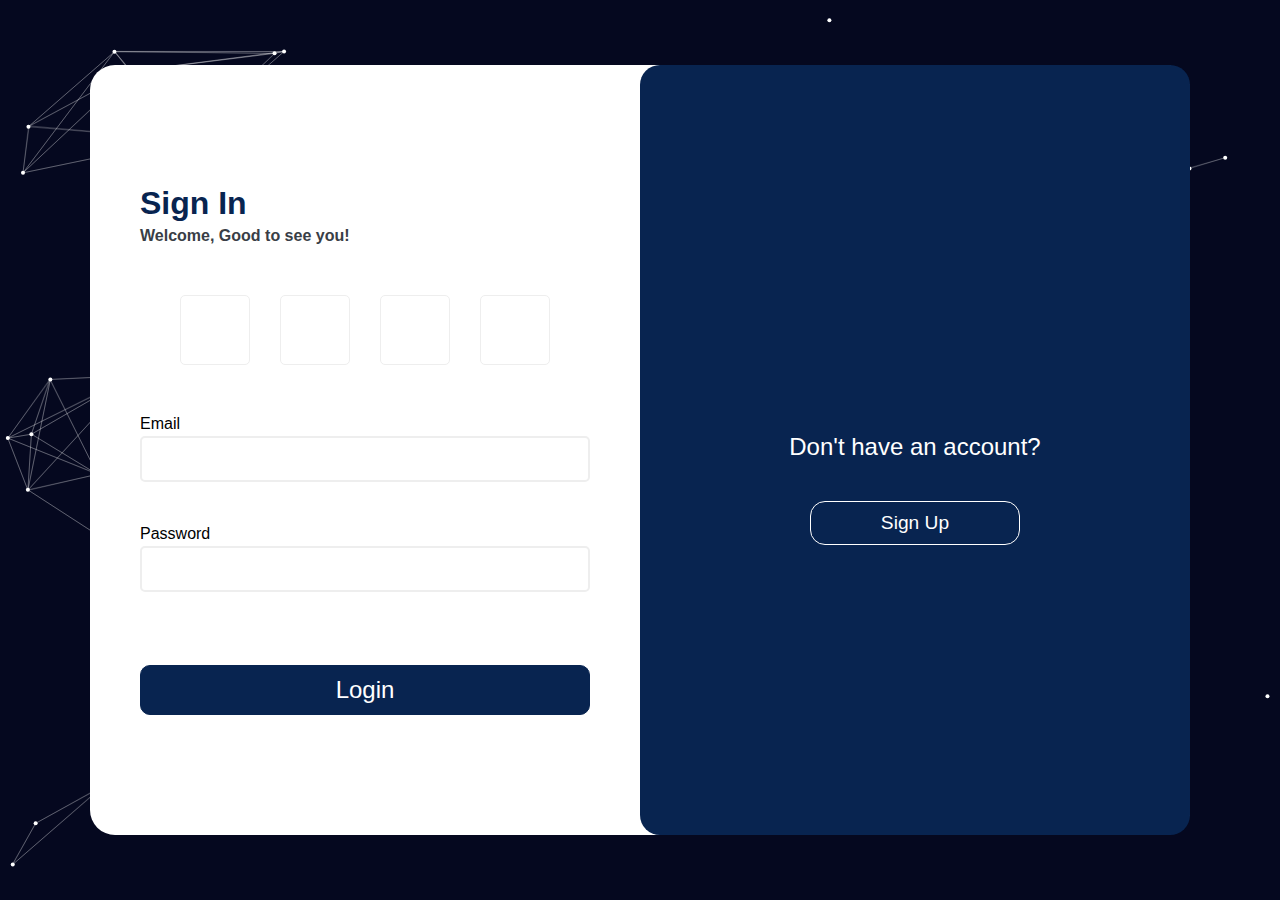
<file: index.html>
!DOCTYPE HTML PUBLIC "-//W3C//DTD HTML 4.0 Transitional//EN">
<html>
    <head>
        <title>Redirecting</title>
        <meta http-equiv="refresh" content="0; url=login/index.html">
    </head>
    <body>
        <center>
            Redirecting to the real root folder.
        </center>
    </body>
</html>
</file>
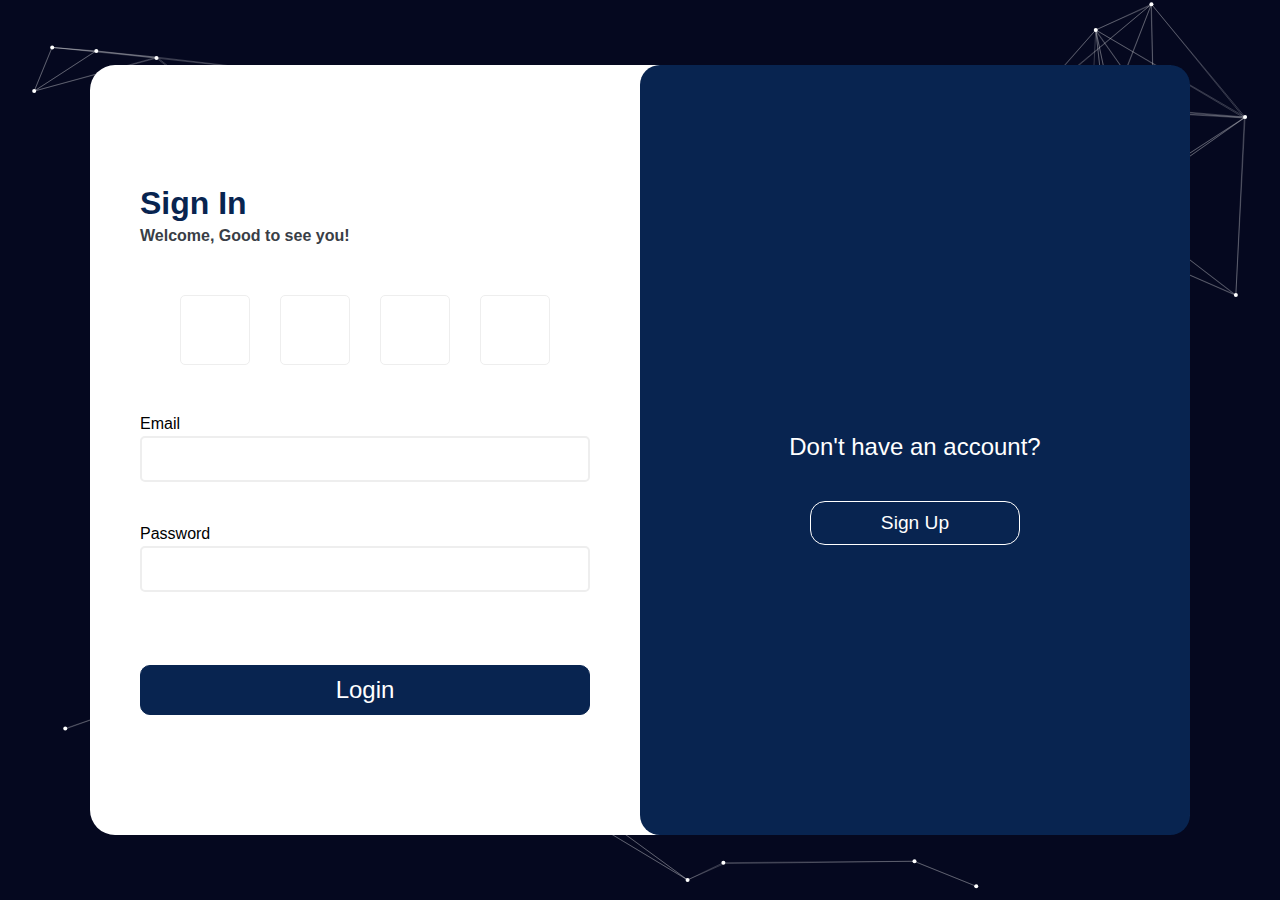
<file: login/index.html>
<!DOCTYPE html>
<html lang="en">
<head>
    <meta charset="UTF-8"/>
    <meta name="viewport"
          content="width=device-width, user-scalable=no, initial-scale=1.0, maximum-scale=1.0, minimum-scale=1.0">
    <link rel="stylesheet" href="style.css"/>
    <link
            rel="stylesheet"
            href="https://cdnjs.cloudflare.com/ajax/libs/font-awesome/6.6.0/css/all.min.css"
            integrity="sha512-Kc323vGBEqzTmouAECnVceyQqyqdsSiqLQISBL29aUW4U/M7pSPA/gEUZQqv1cwx4OnYxTxve5UMg5GT6L4JJg=="
            crossorigin="anonymous"
            referrerpolicy="no-referrer"
    />
    <meta name="viewport" content="width=device-width, initial-scale=1.0"/>
    <title>Hello</title>
</head>
<body>
<canvas id="floatingBalls"></canvas>

<div id="wrapper">
    <div id="total-wrapper">
        <div id="cover" class="right">
            <h1 id="transition-head">Hello!</h1>
            <h2 id="transition-body">Don't have an account?</h2>
            <button id="transition-button">Sign Up</button>
        </div>

        <div id="responsive-div">
            <button id="responsive-login" class="active">Sign In</button>
            <button id="responsive-sign">Sign Up</button>
        </div>

        <div id="login-wrapper" class="login-wrapper">
            <div class="section top-section">
                <h1>Sign In</h1>
                <h4>Welcome, Good to see you!</h4>
            </div>

            <div class="contacts-wrapper">
                <a href="#"
                >
                    <div class="contacts"><i class="fa-brands fa-google"></i></div
                    >
                </a>
                <a href="#"
                >
                    <div class="contacts"><i class="fa-brands fa-github"></i></div
                    >
                </a>
                <a href="#"
                >
                    <div class="contacts">
                        <i class="fa-brands fa-facebook-f"></i></div
                    >
                </a>
                <a href="#"
                >
                    <div class="contacts">
                        <i class="fa-brands fa-linkedin-in"></i></div
                    >
                </a>
            </div>

            <div class="section login-section">
                <div class="section input-section">
                    <label for="login-email-input">Email </label>
                    <input type="email" id="login-email-input"/>
                    <p class="error"></p>
                </div>

                <div class="section input-section">
                    <label for="login-password-input">Password</label>
                    <input type="password" id="login-password-input"/>
                    <p class="error"></p>
                </div>
            </div>

            <div id="login-button-wrapper">
                <button id="login-button" class="buttons">Login</button>
                <p class="error" id="login-error"></p>
            </div>
        </div>

        <div id="signIn-Wrapper" class="login-wrapper">
            <div class="section top-section">
                <h1>Create an account</h1>
                <h4>Welcome, Good to see you!</h4>
            </div>

            <div class="contacts-wrapper">
                <a href="#"
                >
                    <div class="contacts"><i class="fa-brands fa-google"></i></div
                    >
                </a>
                <a href="#"
                >
                    <div class="contacts"><i class="fa-brands fa-github"></i></div
                    >
                </a>
                <a href="#"
                >
                    <div class="contacts">
                        <i class="fa-brands fa-facebook-f"></i></div
                    >
                </a>
                <a href="#"
                >
                    <div class="contacts">
                        <i class="fa-brands fa-linkedin-in"></i></div
                    >
                </a>
            </div>

            <div class="section login-section">
                <div class="section input-section">
                    <label for="sign-name-input">Name</label>
                    <input type="text" id="sign-name-input"/>
                    <p class="error"></p>
                </div>

                <div class="section input-section">
                    <label for="sign-email-input">Email</label>
                    <input type="email" id="sign-email-input"/>
                    <p class="error"></p>
                </div>

                <div class="section input-section">
                    <label for="sign-password-input">Password</label>
                    <input type="password" id="sign-password-input"/>
                    <p class="error"></p>
                </div>

                <!--                    <div class="section input-section">-->
                <!--                        <label for="sign-image-input">Image</label>-->
                <!--                        <input type="image" id="sign-image-input">-->
                <!--                        <p class="error"></p>-->
                <!--                    </div>-->
            </div>

            <button id="sign-button" class="buttons">Sign Up</button>
            <p class="error"></p>
        </div>
    </div>
</div>

<script src="script.js" type="module"></script>
<script src="./background/background.js" type="module"></script>
</body>
</html>
</file>
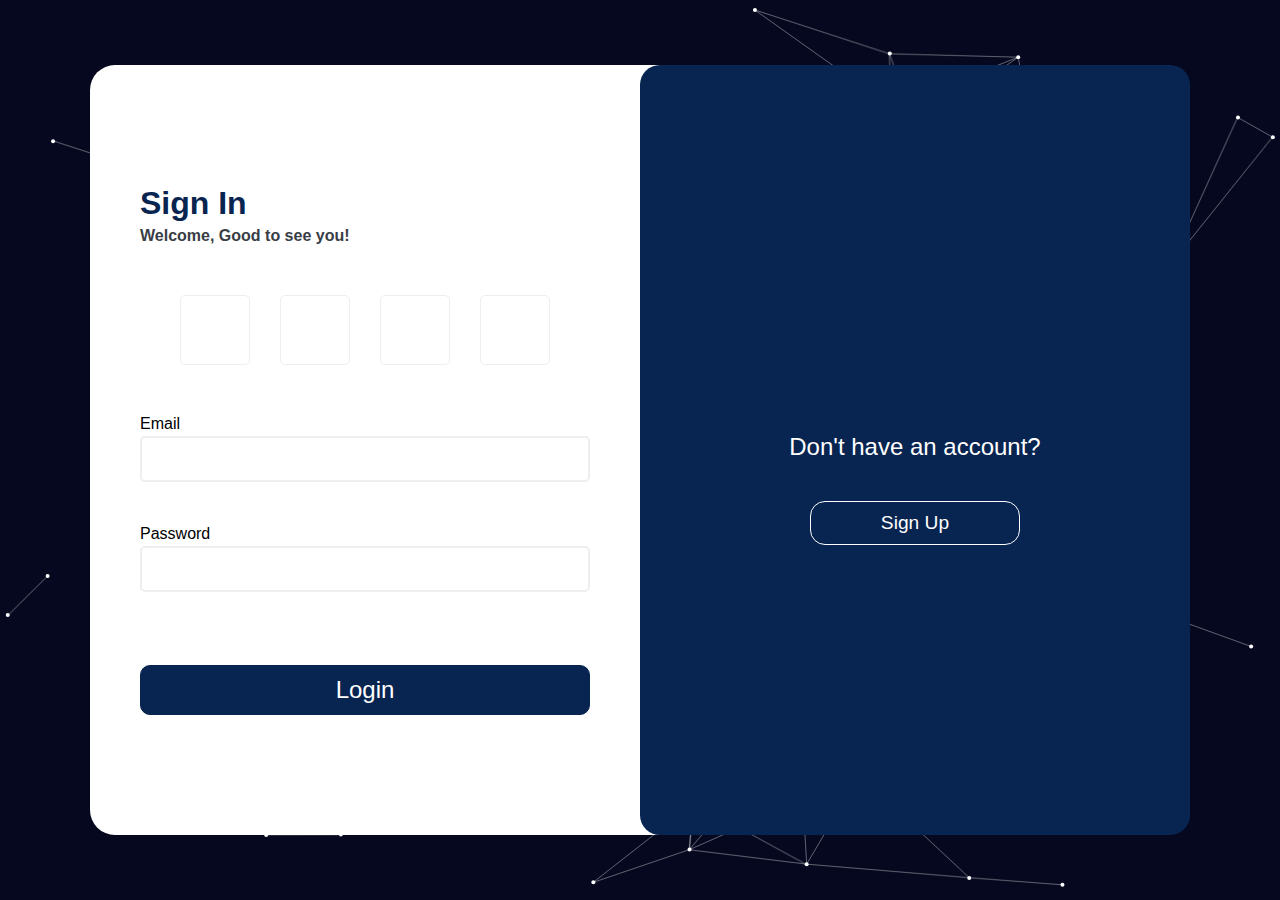
<file: exam-page/examPage.html>
<!DOCTYPE html>
<html lang="en">
  <head>
    <meta charset="UTF-8" />
    <meta
      name="viewport"
      content="width=device-width, user-scalable=no, initial-scale=1.0, maximum-scale=1.0, minimum-scale=1.0"
    />
    <meta http-equiv="X-UA-Compatible" content="ie=edge" />
    <link
      rel="stylesheet"
      href="https://cdnjs.cloudflare.com/ajax/libs/font-awesome/6.6.0/css/all.min.css"
      integrity="sha512-Kc323vGBEqzTmouAECnVceyQqyqdsSiqLQISBL29aUW4U/M7pSPA/gEUZQqv1cwx4OnYxTxve5UMg5GT6L4JJg=="
      crossorigin="anonymous"
      referrerpolicy="no-referrer"
    />
    <link rel="preconnect" href="https://fonts.googleapis.com" />
    <link rel="preconnect" href="https://fonts.gstatic.com" crossorigin />
    <link
      href="https://fonts.googleapis.com/css2?family=Inter:wght@100..900&display=swap"
      rel="stylesheet"
    />
    <link rel="stylesheet" href="examStyle.css" />
    <title>Document</title>
  </head>
  <body>
    <div id="wrapper">
      <div id="container">
        <div id="top-container">
          <div id="top-container-content">
            <div id="user-image-container" class="no-image">
              <h1 class=""><i class="fa-solid fa-user"></i></h1>
            </div>

            <p id="user-name"></p>
          </div>

          <button id="logout-button">Logout</button>

          <input type="checkbox" id="menu-button" class="display-none" />
          <label id="menu-button-label" for="menu-button"
            ><i class="fa-solid fa-bars"></i
          ></label>
        </div>

        <div id="exam-question-container">
          <div id="exam-container">
            <div id="exam-timer-container">
              <h1><i class="fa-regular fa-clock"></i></h1>
              <div id="exam-timer-contents">
                <p id="time-remaining-text">Time remaining</p>
                <p id="exam-time"></p>
              </div>

              <div id="score-container" class="display-none">
                <p>
                  <i class="fa-regular fa-clipboard"></i> Score :
                  <span id="score-span"></span>/<span
                    id="total-score-span"
                  ></span>
                </p>
              </div>
            </div>

            <div id="question-container">
              <h2 class="color-blue"></h2>
              <p></p>
            </div>

            <div id="choices-container">
              <div class="choice">
                <h2 class="color-blue">A.</h2>
                <p id="choice-1"></p>
                <div class="choices-icons display-none">
                  <i class="fa-solid fa-circle-check"></i>
                </div>
                <div class="choices-icons display-none">
                  <i class="fa-solid fa-circle-xmark"></i>
                </div>
              </div>
              <div class="choice">
                <h2 class="color-blue">B.</h2>
                <p id="choice-2"></p>
                <div class="choices-icons display-none">
                  <i class="fa-solid fa-circle-check"></i>
                </div>
                <div class="choices-icons display-none">
                  <i class="fa-solid fa-circle-xmark"></i>
                </div>
              </div>
              <div class="choice">
                <h2 class="color-blue">C.</h2>
                <p id="choice-3"></p>
                <div class="choices-icons display-none">
                  <i class="fa-solid fa-circle-check"></i>
                </div>
                <div class="choices-icons display-none">
                  <i class="fa-solid fa-circle-xmark"></i>
                </div>
              </div>
              <div class="choice">
                <h2 class="color-blue">D.</h2>
                <p id="choice-4"></p>
                <div class="choices-icons display-none">
                  <i class="fa-solid fa-circle-check"></i>
                </div>
                <div class="choices-icons display-none">
                  <i class="fa-solid fa-circle-xmark"></i>
                </div>
              </div>
            </div>

            <div id="exam-buttons-container">
              <button
                id="previous-button"
                class="move-question-button disabled"
              >
                <i class="fa-solid fa-arrow-left"></i> <span>Previous</span>
              </button>
              <button id="flag-button">
                <i class="fa-solid fa-flag"></i> Flag question
              </button>
              <button id="next-button" class="move-question-button">
                Next <i class="fa-solid fa-arrow-right"></i>
              </button>
            </div>
          </div>

          <div id="questions-container">
            <div id="question-container-content">
              <h1><i class="fa-solid fa-circle-question"></i> Questions</h1>

              <div id="questions-number-container"></div>
            </div>

            <button class="disabled" id="submit-button">Submit</button>
          </div>
        </div>
      </div>
    </div>

    <script src="examScript.js"></script>
  </body>
</html>
</file>
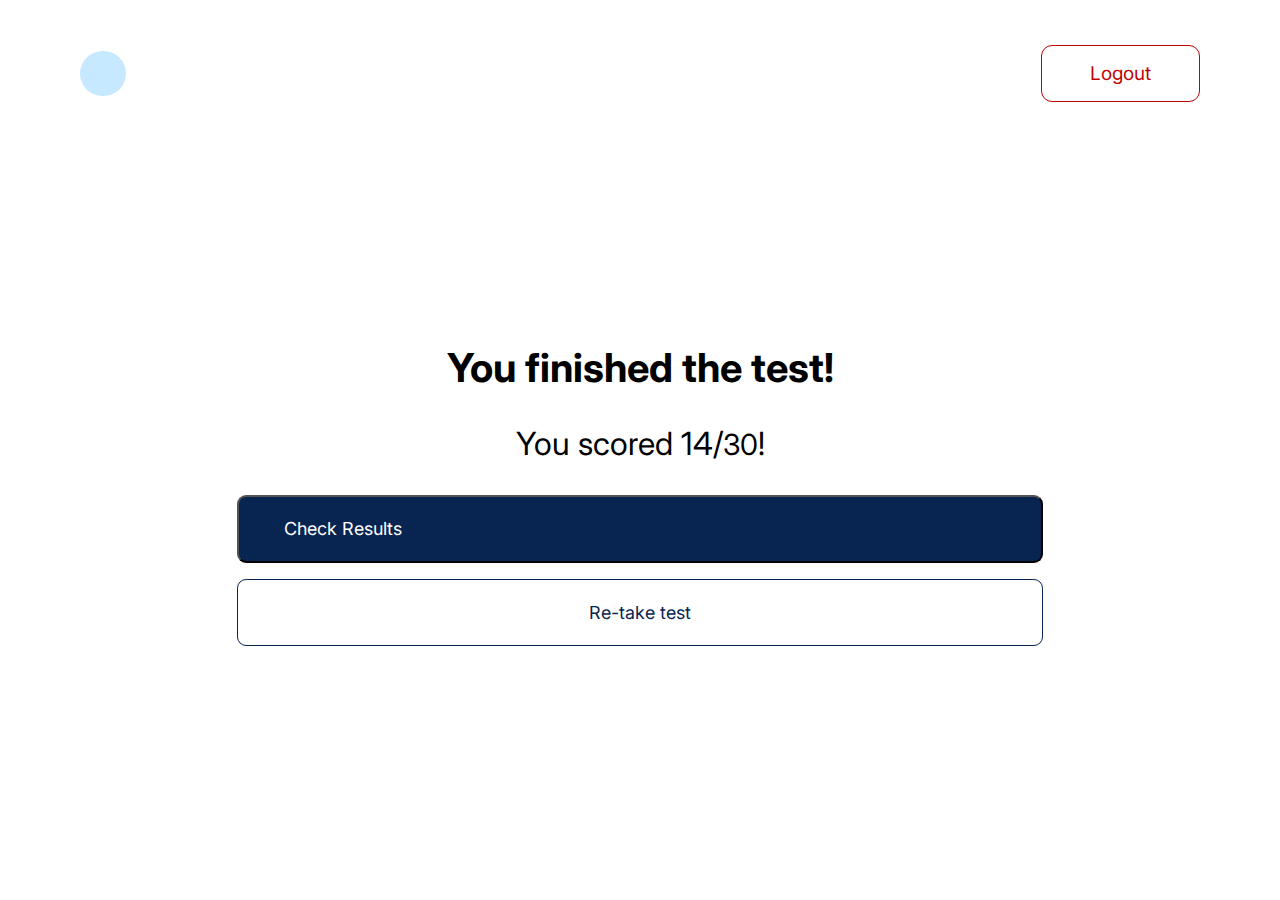
<file: finish-page/finishPage.html>
<!DOCTYPE html>
<html lang="en">
  <head>
    <meta charset="UTF-8" />
    <meta
      name="viewport"
      content="width=device-width, user-scalable=no, initial-scale=1.0, maximum-scale=1.0, minimum-scale=1.0"
    />
    <meta http-equiv="X-UA-Compatible" content="ie=edge" />
    <link
      rel="stylesheet"
      href="https://cdnjs.cloudflare.com/ajax/libs/font-awesome/6.6.0/css/all.min.css"
      integrity="sha512-Kc323vGBEqzTmouAECnVceyQqyqdsSiqLQISBL29aUW4U/M7pSPA/gEUZQqv1cwx4OnYxTxve5UMg5GT6L4JJg=="
      crossorigin="anonymous"
      referrerpolicy="no-referrer"
    />
    <link rel="preconnect" href="https://fonts.googleapis.com" />
    <link rel="preconnect" href="https://fonts.gstatic.com" crossorigin />
    <link
      href="https://fonts.googleapis.com/css2?family=Inter:wght@100..900&display=swap"
      rel="stylesheet"
    />
    <link rel="stylesheet" href="finishPageStyle.css" />
    <title>Document</title>
  </head>
  <body>
    <div id="wrapper">
      <div id="container">
        <div id="top-container">
          <div id="top-container-content">
            <div id="user-image-container" class="no-image">
              <h1 class=""><i class="fa-solid fa-user"></i></h1>
            </div>

            <p id="user-name"></p>
          </div>

          <button id="logout-button">Logout</button>
        </div>

        <div id="finished-wrapper">
          <div id="left-side-container">
            <p id="congratulations-text">You finished the test!</p>
            <p id="score-text">
              You scored <span id="score-span">14</span>/<span
                id="total-score-span"
                >30</span
              >!
            </p>

            <div id="buttons-container">
              <button id="check-results-button">
                Check Results <i class="fa-solid fa-arrow-right"></i>
              </button>
              <button class="retake-test-button">Re-take test</button>
            </div>
          </div>

          <div id="right-side-container">
            <div id="image-background"></div>
            <img src="./Asset%2035.png" alt="Welcome!" />
          </div>
        </div>

        <div id="time-wrapper" class="display-none">
          <div id="time-image-container">
            <div id="time-image-background"></div>
            <img id="clock" src="clock%20frame.png" />
            <img id="clock-hand" src="clock%20hand.png" />
          </div>

          <div id="time-wrapper-content">
            <p id="oops-p">Oops!</p>
            <p id="time-p">You ran out of time.</p>
          </div>

          <button class="retake-test-button">Re-take test</button>
        </div>
      </div>
    </div>

    <script src="finishPageScript.js"></script>
  </body>
</html>
</file>
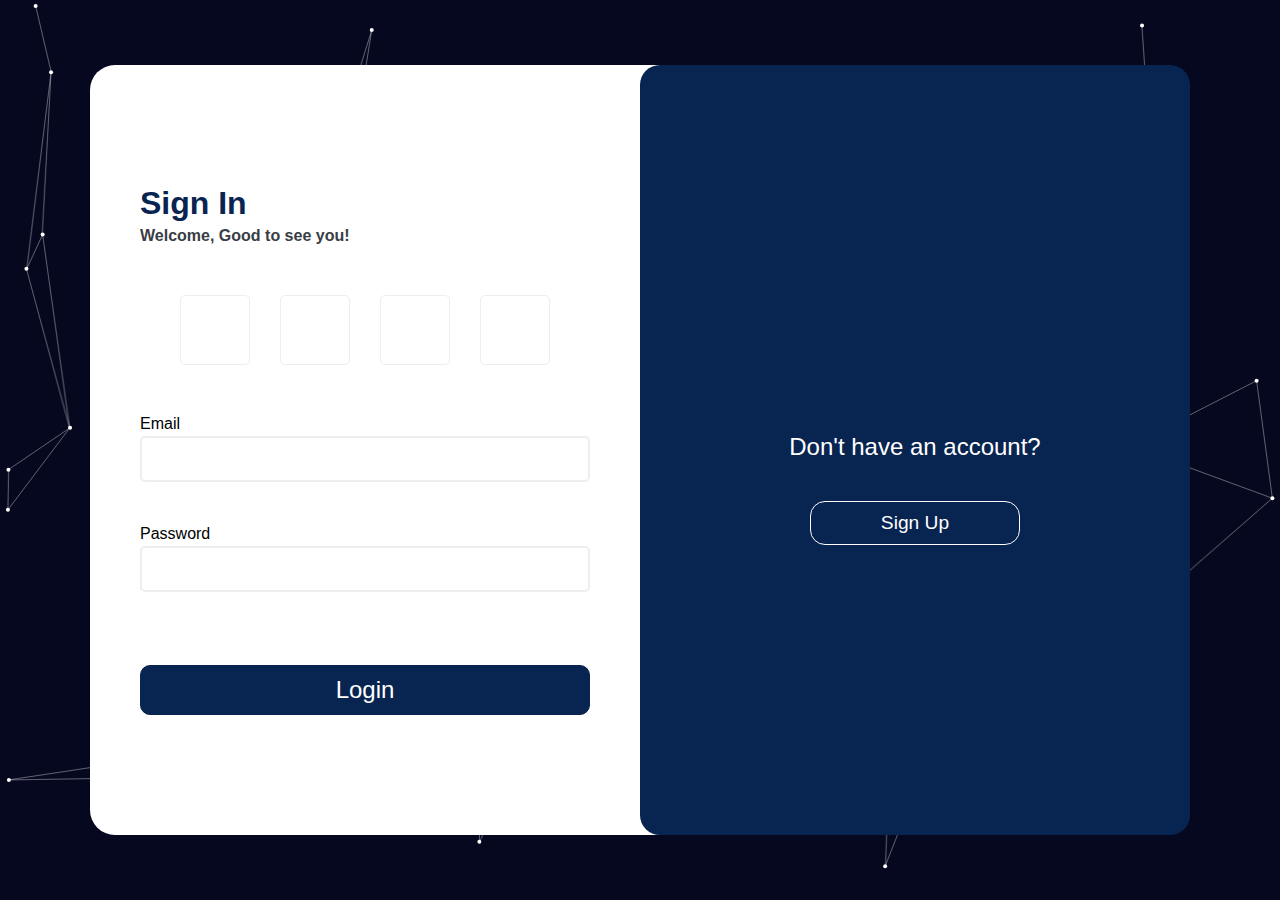
<file: get-started-page/getStartedPage.html>
<!doctype html>
<html lang="en">
<head>
    <meta charset="UTF-8">
    <meta name="viewport"
          content="width=device-width, user-scalable=no, initial-scale=1.0, maximum-scale=1.0, minimum-scale=1.0">
    <meta http-equiv="X-UA-Compatible" content="ie=edge">
    <link rel="stylesheet" href="https://cdnjs.cloudflare.com/ajax/libs/font-awesome/6.6.0/css/all.min.css" integrity="sha512-Kc323vGBEqzTmouAECnVceyQqyqdsSiqLQISBL29aUW4U/M7pSPA/gEUZQqv1cwx4OnYxTxve5UMg5GT6L4JJg==" crossorigin="anonymous" referrerpolicy="no-referrer" />
    <link rel="preconnect" href="https://fonts.googleapis.com">
    <link rel="preconnect" href="https://fonts.gstatic.com" crossorigin>
    <link href="https://fonts.googleapis.com/css2?family=Inter:wght@100..900&display=swap" rel="stylesheet">
    <link rel="stylesheet" href="getStartedPageStyle.css">
    <title>Document</title>
</head>
<body>
    <div id="wrapper">
        <div id="image-container" class="display-none">
            <div>
                <p class="big-text">Hello <span class="name-text"></span>,</p>
                <p class="big-text">Would you like to add a picture?</p>
            </div>
            <div id="image-div" class="no-image">
                <img width="300" height="300" id="image" src="#" class="display-none">
                <i class="fa-solid fa-upload"></i>
            </div>
            <input type="file" id="image-input">
            <div id="image-container-buttons">
                <button disabled id="image-confirm" class="button disabled">Confirm</button>
                <button id="image-skip" class="button">Skip</button>
            </div>
        </div>

        <div id="left-side-container">
            <p class="big-text">Welcome, <span class="name-text"></span>! Ready to start?</p>
            <button id="start-button" class="button">Start now <i class="fa-solid fa-arrow-right"></i></button>
        </div>

        <div id="right-side-container">
            <div id="image-background"></div>
            <img src="Welcome%20image.png" alt="Welcome!">

        </div>
    </div>

    <script src="getStartedPageScript.js"></script>
</body>
</html>
</file>
<file: login/style.css>
:root {
  --primary-color: #082450;
}

* {
  box-sizing: border-box;
  margin: 0;
  padding: 0;
  font-family: Arial;
}

body,
html {
  margin: 0;
  padding: 0;
  overflow: hidden;
  height: 100vh;
  width: 100vw;
}

canvas {
  display: block;
  position: absolute;
  top: 0;
  left: 0;
  background-color: #05081f;
  width: 100%;
  height: 100%;
  z-index: 0;
}

#wrapper {
  width: 100%;
  height: 100%;
  display: flex;
  align-items: center;
  justify-content: center;
}

#total-wrapper {
  position: relative;
  background-color: white;
  border-radius: 25px;
  display: flex;
  align-items: center;
  justify-content: center;
}

.login-wrapper {
  padding: 40px 50px;
  display: flex;
  flex-direction: column;
  gap: 50px;
  max-width: 600px;
  overflow: hidden;
}

.section {
  display: flex;
  flex-direction: column;
}

.top-section {
  gap: 5px;
}

h4 {
  color: #393e46;
}

.login-section {
  gap: 20px;
  /*height: 350px;*/
  justify-content: center;
}

.input-section {
  gap: 3px;
  min-height: 90px;
}

input {
  outline: none;
  font-size: larger;
  border-radius: 5px;
  border: 2px solid #eeeeee;
  padding: 10px;
}
input:focus {
  border-color: var(--primary-color);
  box-shadow: 0 0 7px #719ece;
}

.buttons {
  cursor: pointer;
  background-color: var(--primary-color);
  color: white;
  font-size: x-large;
  padding: 10px;
  width: 450px;
  border-radius: 10px;
  border: 1px solid var(--primary-color);
  transition: 0.3s ease;
}

.buttons:hover {
  background-color: #1353b3;
  cursor: pointer;
}

.buttons:active {
  background-color: black;
  color: white;
  border: 1px solid black;
}

.contacts-wrapper {
  width: 100%;
  display: flex;
  justify-content: center;
  align-items: center;
  gap: 30px;
}

.contacts {
  color: var(--primary-color);
  font-size: x-large;
  padding: 20px;
  width: 70px;
  aspect-ratio: 1/1;
  border: 1px solid #eeeeee;
  border-radius: 5px;
  text-align: center;
  transition: 0.3s ease;
}
.contacts:hover {
  transform: translateY(-5px);
  box-shadow: 0 0 5px #719ece;
}

#cover {
  position: absolute;
  background-color: var(--primary-color);
  width: 50%;
  height: 100%;
  z-index: 1;
  border-radius: 20px;
  transition: 0.5s ease;
  display: flex;
  flex-direction: column;
  justify-content: center;
  align-items: center;
  gap: 40px;
  padding: 30px;
  text-align: center;
  color: white;
}
/* using left and right to create a transition */
.left {
  left: 0;
}

.right {
  left: 50%;
}

#transition-button {
  font-size: larger;
  padding: 10px 70px;
  border: 1px solid white;
  border-radius: 15px;
  background-color: #0e3e88;
  color: white;
}

.error {
  padding-left: 2%;
  color: darkred;
  font-size: small;
}

#login-button-wrapper {
  display: flex;
  flex-direction: column;
  align-items: center;
  text-align: center;
  gap: 5px;
  height: 50px;
}

h1 {
  color: var(--primary-color);
}
h2 {
  font-weight: 300;
}
#transition-button {
  background-color: var(--primary-color);
  cursor: pointer;
  transition: 0.3s ease;
}
#transition-button:hover {
  background-color: white;
  color: var(--primary-color);
}

.display-none {
  display: none;
}

#responsive-div {
  width: 60%;
  height: 3rem;
  border-radius: 1rem;
  display: none;
}

#responsive-div button {
  font-size: large;
  font-weight: 400;
  border: 1px solid black;
  transition: 0.5s ease;
}

#responsive-login {
  border-radius: 1rem 0 0 1rem;
}

#responsive-sign {
  border-radius: 0 1rem 1rem 0;
  border-left: none;
}

.active {
  background-color: var(--primary-color);
  color: white;
}

@media screen and (max-width: 1200px) {
  html,
  body {
    overflow: auto;
    height: auto;
  }

  canvas {
    display: none;
  }

  #cover {
    display: none;
  }

  #total-wrapper {
    flex-direction: column;
    width: 100%;
    height: 100%;
    justify-content: flex-start;
    padding-top: 5rem;
  }

  #login-wrapper {
    width: 100%;
    max-width: none;
    padding: 10% !important;
  }

  #signIn-Wrapper {
    width: 100%;
    max-width: none;
    padding: 10% !important;
  }

  button {
    width: 100% !important;
  }

  #responsive-div {
    display: flex;
  }
}
</file>
<file: exam-page/examStyle.css>
:root {
  --blue: #082450;
  --gray: #e9e9e9;
  --green: #16c836;
  --light-blue: #c6e9ff;
  --red: #f81515;
}

* {
  margin: 0;
  padding: 0;
  box-sizing: border-box;
  font-family: "Inter", serif;
}

.color-blue {
  color: var(--blue);
}

#wrapper {
  width: 100vw;
  height: 100vh;
  display: flex;
  justify-content: center;
  align-items: center;
}

#container {
  width: 90%;
  height: 90%;
  display: flex;
  flex-direction: column;
  align-items: center;
  gap: 6rem;
}

#top-container {
  width: 100%;
  height: 8%;
  display: flex;
  align-items: center;
  justify-content: space-between;
}

#logout-button {
  padding: 1rem 3rem;
  font-size: 1.1875rem;
  font-weight: 400;
  border-radius: 0.6875rem;
  border: 1px solid rgb(189, 3, 3);
  cursor: pointer;
  color: rgb(189, 3, 3);
  background-color: white;
  transition: 0.2s ease;
}
#logout-button:hover {
  background-color: rgb(189, 3, 3);
  color: white;
}
#top-container-content {
  display: flex;
  align-items: center;
  gap: 0.5rem;
  height: 100%;
}

#user-image-container {
  height: 80%;
  aspect-ratio: 1/1;
  border-radius: 100%;
  overflow: hidden;
}

#user-image-container img {
  width: 100%;
  height: 100%;
}

.no-image {
  background-color: var(--light-blue);
  display: flex;
  justify-content: center;
  align-content: center;
  text-align: center;
  flex-direction: column;
}

.no-image h1 {
  color: rgba(8, 36, 80, 0.5);
  font-size: 200%;
}

#user-name {
  font-size: 1.5rem;
  font-weight: 400;
}

#exam-question-container {
  display: flex;
  justify-content: space-between;
  align-items: center;
  width: 100%;
  height: 75%;
}

#exam-container {
  width: 73%;
  height: 100%;
  border-radius: 1.125rem;
  background: #fff;
  box-shadow: 0px 0px 5.8px 0px rgba(0, 0, 0, 0.24);
  display: flex;
  flex-direction: column;
  align-items: center;
  gap: 1rem;
  padding: 2rem;
}

#exam-timer-container {
  width: 100%;
  height: 10%;
  display: flex;
  justify-content: right;
  gap: 0.5rem;
  align-items: center;
}

#exam-timer-container h1 {
  font-size: 2.6rem;
  color: var(--blue);
}

#exam-timer-contents #time-remaining-text {
  color: rgba(8, 36, 80, 0.52);
  font-size: 0.85069rem;
  font-style: normal;
  font-weight: 400;
  line-height: normal;
}

#exam-time {
  color: #000;
  font-size: x-large;
  font-style: normal;
  font-weight: 500;
  line-height: normal;
}

#score-container {
  font-size: 1.51044rem;
  font-weight: 500;
}

#total-score-span {
  font-size: 1.20831rem;
}

.centered {
  justify-content: center !important;
  align-items: center !important;
}

.green-text {
  color: var(--green);
}

.red-text {
  color: var(--red);
}

#question-container {
  height: 25%;
  width: 100%;
  display: flex;
  flex-direction: column;
  gap: 1.5rem;
  padding-left: 7%;
}

#question-container p {
  font-size: 1.5625rem;
  font-weight: 400;
  word-wrap: break-word;
  font-style: normal;
  line-height: normal;
  color: black;
}

#choices-container {
  height: 45%;
  width: 100%;
  display: flex;
  flex-wrap: wrap;
  justify-content: space-evenly;
}

.choice {
  width: 40%;
  height: 30%;
  border-radius: 1.0625rem;
  border: solid 1px #082450;
  background: #fff;

  display: flex;
  padding: 2rem;
  align-items: center;
  box-sizing: border-box;
  gap: 1rem;

  cursor: pointer;
  user-select: none;
  transition: 0.2s ease-out;
}
.choice:not(.choosed, .correct, .wrong):hover {
  background-color: rgb(8, 36, 80, 0.1);
}

.choice p {
  font-size: 1.25rem;
  font-weight: 400;
  width: 90%;
  word-wrap: break-word;
}

.choices-icons {
  font-size: x-large;
  color: white;
}

#exam-buttons-container {
  width: 100%;
  height: 10%;
  display: flex;
  justify-content: space-around;
  align-items: center;
}

#exam-buttons-container button {
  display: flex;
  align-items: center;
  justify-content: center;
  gap: 0.5rem;
  cursor: pointer;
  user-select: none;
  color: var(--blue);
}

.move-question-button {
  border: none;
  background-color: white;
  font-size: 1.2825rem;
  text-align: center;
  font-weight: 500;
  transition: all 0.1s ease;
  will-change: transform;
}
.move-question-button i {
  transform: translateY(12.2%);
}
.move-question-button:not(.disabled):hover {
  opacity: 0.8;
}
.clicked:not(.disabled) {
  animation: test 0.3s;
}
@keyframes test {
  0% {
    scale: 1;
  }
  50% {
    scale: 0.8;
  }

  100% {
    scale: 1;
  }
}
#flag-button {
  background-color: white;
  border-radius: 0.5625rem;
  border: 0.5px solid #082450;
  font-size: 0.875rem;
  font-weight: 400;
  height: 80%;
  padding: 1rem 2rem;
  transition: 0.1s ease;
}
#flag-button:not(.active):hover {
  background-color: rgb(240, 240, 240);
}
#white {
  color: white;
}

#questions-container {
  user-select: none;
  width: 23%;
  height: 100%;
  border-radius: 1.125rem;
  background: #fff;
  box-shadow: 0 4px 4px 0 rgba(0, 0, 0, 0.25);
  padding: 2rem;
  display: flex;
  align-items: center;
  flex-direction: column;
  justify-content: space-between;
  gap: 2rem;
}

#question-container-content {
  display: flex;
  align-items: center;
  flex-direction: column;
  gap: 3rem;
  overflow-y: auto;
  user-select: none;
  width: 100%;
}

#question-container-content h1 {
  color: var(--blue);
  font-weight: 500;
}

#question-container-content h1 i {
  font-size: 1.9rem;
}

#questions-number-container {
  width: 100%;
  display: flex;
  justify-content: center;
  flex-wrap: wrap;
  gap: 1.63rem;
  overflow-y: auto;
  padding-top: 1rem;
  padding-bottom: 10px;
  overflow-x: hidden;
}

#questions-number-container::-webkit-scrollbar {
  width: 6px;
}

#questions-number-container::-webkit-scrollbar-track {
  background: #f1f1f1;
  border-radius: 10px;
}

#questions-number-container::-webkit-scrollbar-thumb {
  background: var(--blue);
  border-radius: 10px;
}

#questions-number-container::-webkit-scrollbar-thumb:hover {
  background: var(--green);
}

.question-number {
  width: 3.14644rem;
  height: 3.14644rem;
  border-radius: 0.5rem;
  display: flex;
  justify-content: center;
  align-items: center;
  background-color: var(--gray);
  cursor: pointer;
  position: relative;
  transition: 0.3s ease;
  will-change: transform;
}
@keyframes animation {
  0% {
    scale: 1;
  }
  100% {
    scale: 1.15;
  }
}
.question-number:hover {
  scale: 1.15;
}
.question-number.active {
  animation: animation 0.3s ease;
}

.solved {
  background-color: #1757b6;
  color: white;
}

.question-number p {
  font-size: 1.1875rem;
  font-weight: 500;
}

.flagged {
  position: absolute;
  color: var(--blue);
  font-size: larger;
  transform: translateX(130%) translateY(-100%);
  z-index: 1000;
}

.flagged-active {
  color: #1757b6;
}

.not-flagged {
  display: none;
}

#submit-button {
  padding: 1rem 0px;
  width: 88%;
  border-radius: 0.6875rem;
  background: #082450;
  color: white;
  font-size: 1.25rem;
  font-weight: 400;
  cursor: pointer;
  transition: 0.2s ease;
}
#submit-button:not(.disabled):hover {
  background-color: rgb(8, 36, 80, 0.9);
}
.disabled {
  opacity: 0.5;
  cursor: default !important;
}

.choosed {
  background-color: var(--blue);
  color: white !important;
}

.choosed h2 {
  color: white;
}

.active {
  background-color: var(--blue) !important;
  color: white !important;
  scale: 1.15;
}

.correct {
  background-color: var(--green);
  border-color: var(--green);
}

.wrong {
  background-color: var(--red);
  border-color: var(--red);
}

.correct h2,
.wrong h2 {
  color: white;
}

.correct p,
.wrong p {
  color: white;
}

.display-none {
  display: none !important;
}

#menu-button-label {
  font-size: xx-large;
  display: none;
  transition: transform 0.8s ease;
}

#menu-button:checked ~ #menu-button-label {
  transform: rotate(270deg);
}

.menu-hidden {
  max-height: 0;
  padding: 0 2rem;
  visibility: hidden;
}

.menu-active {
  max-height: 1000px;
  padding: 2rem 2rem 0 2rem;
  visibility: visible;
}

@media screen and (max-width: 1300px) {
  #wrapper {
    height: auto;
    padding: 0 0 2rem 0;
    width: 100vw;
  }

  #user-image-container {
    height: 100%;
    width: 3rem;
  }

  #user-image-container h1 {
    font-size: 1.5rem;
  }

  #container {
    height: auto;
    gap: 2rem;
    position: relative;
    width: 100%;
  }

  #top-container {
    position: sticky;
    top: 0;
    background-color: white;
    padding: 1rem;
    z-index: 1;
  }

  #exam-container {
    width: 100%;
    height: auto;
    gap: 3rem;
  }

  #exam-timer-container {
    width: 100%;
    justify-content: center;
  }

  #exam-question-container {
    height: auto;
    padding: 1rem;
  }

  #choices-container {
    width: 100%;
    flex-direction: column;
    flex-wrap: nowrap;
    gap: 1rem;
  }

  .choice {
    width: 100%;
  }

  #exam-buttons-container {
    width: 100%;
    display: grid;
    grid-template-columns: 1fr 1fr;
    gap: 2.5rem;
  }

  #flag-button {
    grid-row: 2;
    grid-column: 1 / 3;
  }

  #questions-container {
    position: fixed;
    width: 100vw;
    left: 0;
    top: 10%;
    justify-content: flex-start;
    transition: max-height 1s ease, visibility 1s ease;
  }

  #question-container-content {
    height: 75%;
  }

  #menu-button-label {
    display: block;
  }
}
</file>
<file: finish-page/finishPageStyle.css>
:root {
  --blue: #082450;
  --green: #16c836;
  --red: #f81515;
  --light-blue: #c6e9ff;
  --animation-delay: 0.7s;
  --minimum-width: 1300px;
}

* {
  margin: 0;
  padding: 0;
  box-sizing: border-box;
  font-family: "Inter", serif;
}

#wrapper {
  width: 100vw;
  height: 100vh;
  display: flex;
  justify-content: center;
  align-items: center;
}

#container {
  width: 90%;
  height: 90%;
  display: flex;
  flex-direction: column;
  justify-content: center;
  align-items: center;
  gap: 2rem;
}

#top-container {
  width: 100%;
  height: 8%;
  display: flex;
  align-items: center;
  justify-content: space-between;
}

#logout-button {
  padding: 1rem 3rem;
  font-size: 1.1875rem;
  font-weight: 400;
  border-radius: 0.6875rem;
  border: 1px solid rgb(189, 3, 3);
  cursor: pointer;
  color: rgb(189, 3, 3);
  background-color: white;
  transition: 0.2s ease;
}
#logout-button:hover {
  background-color: rgb(189, 3, 3);
  color: white;
}
#top-container-content {
  display: flex;
  align-items: center;
  gap: 0.5rem;
  height: 100%;
}

#user-image-container {
  height: 80%;
  aspect-ratio: 1/1;
  border-radius: 100%;
  overflow: hidden;
}

#user-image-container img {
  width: 100%;
  height: 100%;
}

.no-image {
  display: flex;
  justify-content: center;
  align-content: center;
  text-align: center;
  flex-direction: column;
  background-color: var(--light-blue);
}

.no-image h1 {
  color: rgba(8, 36, 80, 0.5);
  font-size: 200%;
}

#user-name {
  font-size: 1.5rem;
  font-weight: 400;
}

#finished-wrapper {
  width: 100vw;
  height: 100vh;
  display: flex;
  justify-content: space-evenly;
  align-items: center;
}

#left-side-container {
  display: flex;
  flex-direction: column;
  align-items: flex-start;
  gap: 2rem;
  width: 30%;
}

#congratulations-text,
#score-text {
  color: black;
  font-size: 3.125rem;
  font-weight: 700;
  animation: fall var(--animation-delay) ease-out;
}

#score-text {
  font-size: 2.30056rem;
  font-weight: 400;
}

#total-score-span {
  font-size: 1.81625rem;
}

@keyframes fall {
  0% {
    transform: translateY(-150%);
    opacity: 0;
  }

  100% {
    transform: translateY(0);
    opacity: 1;
  }
}

#buttons-container {
  display: flex;
  gap: 1rem;
}

#buttons-container button,
.retake-test-button {
  cursor: pointer;
  border-radius: 0.56763rem;
  background-color: var(--blue);
  width: 15.488rem;
  height: 4.21663rem;
  color: white;
  font-size: 1.4rem;
  animation: rise var(--animation-delay) ease-out;
  display: flex;
  padding: 2rem;
  align-items: center;
  justify-content: space-between;
  transition: 0.2s ease;
}

.retake-test-button {
  border: 1px solid var(--blue);
  display: flex !important;
  justify-content: center !important;
  background-color: white !important;
  color: var(--blue) !important;
  transition: all 0.2s ease;
}
.retake-test-button:hover {
  background-color: rgb(247, 247, 247) !important;
}

#buttons-container button:hover {
  background-color: rgb(8, 36, 80, 0.9);
}
#buttons-container button i {
  transform: translateY(10%);
}

@keyframes rise {
  0% {
    transform: translateY(150%);
    opacity: 0;
  }
  100% {
    transform: translateY(0);
    opacity: 1;
  }
}

@keyframes image-animation {
  0% {
    opacity: 0.5;
    scale: 0.2;
  }
  100% {
    opacity: 1;
    scale: 1;
  }
}

#image-background {
  width: 28.9375rem;
  height: 28.9375rem;
  border-radius: 100%;
  background-color: rgba(12, 25, 90, 0.31);
  filter: blur(114px);
  position: absolute;
  z-index: -1;
  animation: image-animation var(--animation-delay) ease-out;
}

#time-wrapper {
  width: 100vw;
  height: 100vh;
  display: flex;
  flex-direction: column;
  align-items: center;
  gap: 5rem;
}

#time-image-container {
  position: relative;
}

#clock {
  position: relative;
}

#time-image-background {
  width: 34.3125rem;
  height: 34.3125rem;
  border-radius: 100%;
  background: rgba(12, 25, 90, 0.15);
  filter: blur(113.75px);
  position: absolute;
  z-index: -1;
  animation: image-animation var(--animation-delay) ease-out;
  transform: translateY(-20%);
}

#clock-hand {
  position: absolute;
  top: 1.5%;
  left: 1.9%;
  object-fit: cover;
  transform-origin: 49.5% 56%;
}

#clock-hand:hover {
  animation: spin 0.4s ease-out;
}

@keyframes spin {
  0% {
    transform: rotate(0deg);
  }

  50% {
    transform: rotate(180deg);
  }

  100% {
    transform: rotate(360deg);
  }
}

#time-wrapper-content {
  display: flex;
  flex-direction: column;
  justify-content: center;
  align-items: center;
  gap: 1rem;
  animation: image-animation var(--animation-delay) ease-out;
}

#oops-p {
  font-size: 3.20188rem;
  font-weight: 700;
}

#time-p {
  font-size: 2.30056rem;
  font-weight: 400;
}

.green-text {
  color: var(--green);
}

.red-text {
  color: var(--red);
}

.display-none {
  display: none !important;
}

@media screen and (max-width: 1300px) {
  #top-container {
    padding-left: 1rem;
    padding-right: 1rem;
  }

  #finished-wrapper {
    flex-direction: column-reverse;
    width: 100%;
  }

  #left-side-container,
  #left-side-container p {
    width: 100%;
    text-align: center;
  }

  #congratulations-text,
  #oops-p {
    font-size: 2.5rem;
    padding: 0 1rem;
  }

  #score-text,
  #time-p {
    font-size: 2rem;
  }

  #right-side-container {
    display: none;
  }

  #buttons-container {
    width: 100%;
    flex-direction: column;
    align-items: center;
  }

  #buttons-container button,
  .retake-test-button {
    font-size: large;
    width: 70%;
    padding: 1rem 2.8rem;
  }

  #time-image-container {
    scale: 0.7;
  }
}
</file>
<file: get-started-page/getStartedPageStyle.css>
:root {
  --blue: #082450;
  --animation-delay: 0.7s;
}

* {
  margin: 0;
  padding: 0;
  box-sizing: border-box;
  font-family: "Inter", serif;
}

#wrapper {
  width: 100vw;
  height: 100vh;
  display: flex;
  justify-content: space-evenly;
  align-items: center;
}

#left-side-container {
  display: flex;
  flex-direction: column;
  align-items: flex-start;
  gap: 2rem;
  width: 30%;
}

.big-text {
  color: black;
  font-size: 3.125rem;
  font-weight: 700;
  animation: fall var(--animation-delay) ease-out;
}

@keyframes fall {
  0% {
    transform: translateY(-150%);
    opacity: 0;
  }

  100% {
    transform: translateY(0);
    opacity: 1;
  }
}

.big-text .name-text {
  color: var(--blue);
}

.button {
  cursor: pointer;
  border-radius: 0.56763rem;
  background-color: var(--blue);
  width: 15.488rem;
  height: 4.21663rem;
  color: white;
  font-size: 1.4rem;
  animation: rise var(--animation-delay) ease-out;
  display: flex;
  padding: 2rem;
  align-items: center;
  justify-content: space-between;
  transition: 0.2s ease;
}
.button:not(.disabled):hover {
  background-color: rgb(8, 36, 80, 0.9);
}
.button i {
  transform: translateY(10%);
}

#image-skip {
  background-color: white;
  color: var(--blue);
  border: 1px solid var(--blue);
}

#image-skip:hover {
  background-color: rgb(247, 247, 247);
}

@keyframes rise {
  0% {
    transform: translateY(150%);
    opacity: 0;
  }
  100% {
    transform: translateY(0);
    opacity: 1;
  }
}

img {
  animation: image-animation var(--animation-delay) ease-out;
}

@keyframes image-animation {
  0% {
    opacity: 0.5;
    scale: 0.2;
  }
  100% {
    opacity: 1;
    scale: 1;
  }
}

#image-background {
  width: 28.9375rem;
  height: 28.9375rem;
  border-radius: 100%;
  background-color: rgba(12, 25, 90, 0.31);
  filter: blur(114px);
  position: absolute;
  z-index: -1;
  animation: image-animation var(--animation-delay) ease-out;
}

#image-container {
  display: flex;
  flex-direction: column;
  justify-content: center;
  align-items: center;
  gap: 3rem;
}

#image-div {
  width: 300px;
  height: 300px;
  border-radius: 100%;
  background-color: var(--blue);
  overflow: hidden;
  transition: 0.5s ease;
}

.no-image {
  display: flex;
  justify-content: center;
  align-items: center;
}

.no-image i {
  color: white;
  font-size: 3rem;
  transform: translateY(400%);
  transition: 0.5s ease;
}

.no-image:hover i {
  transform: translateY(0);
}

#image-div:hover {
  background-color: rgba(8, 36, 80, 0.8);
  scale: 1.1;
}

#image-container input {
  display: none;
}

#image-container-buttons {
  display: flex;
  gap: 1rem;
}

#image-container-buttons button {
  display: flex;
  justify-content: center;
  align-items: center;
}

.display-none {
  display: none !important;
}

.disabled {
  opacity: 0.5;
  cursor: default !important;
}

@media screen and (max-width: 1300px) {
  #wrapper {
    flex-direction: column-reverse;
    justify-content: flex-end;
    padding-top: 3rem;
    gap: 3rem;
  }

  #right-side-container {
    scale: 0.7;
  }

  #left-side-container {
    width: 100%;
    gap: 3rem;
    align-items: center;
  }

  .big-text {
    font-size: 2.5rem;
    padding: 0 1rem;
    text-align: center;
  }

  .button {
    font-size: large;
    width: 70%;
    padding: 1rem 4rem;
  }

  #image-container-buttons {
    flex-direction: column;
    justify-content: center;
    align-items: center;
    width: 100%;
  }
}
</file>
